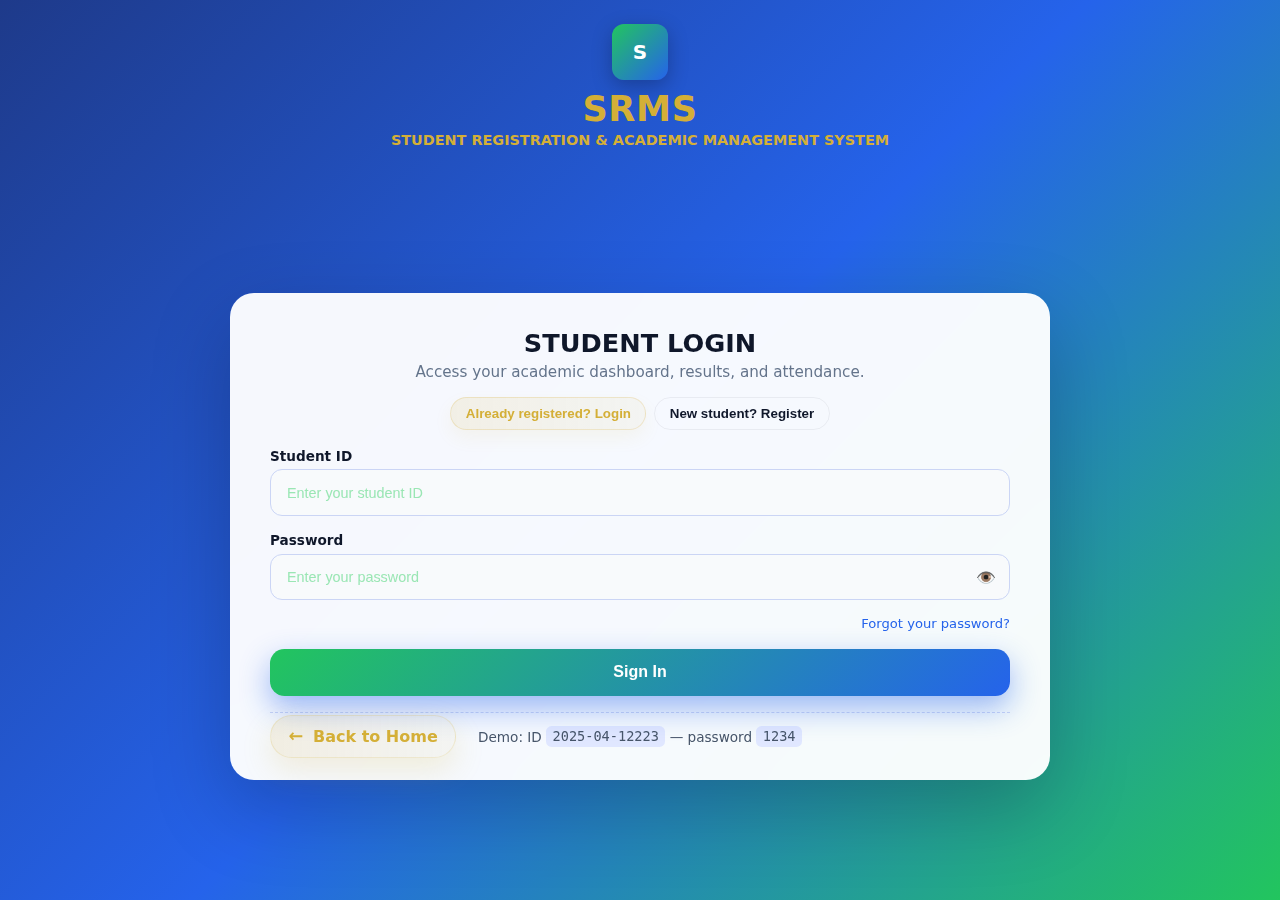
<file: index.html>
<!DOCTYPE html>
<html lang="en">
    <head>
        <meta charset="UTF-8"  >
        <title>SRMS-STUDENT LOGIN</title>
        <meta name="viewerport" content="width=device-width,inititial-scale=1" />
        <link rel="stylesheet" href="login.css" />
    </head>
    <body>
        <div class="page-wrapper">
            <header class="header">
                <div class="logo-icon">S</div>
                <div class="loo-text">
                    <div class="logo-title">SRMS</div>
                    <div class="logo-subtitle">STUDENT REGISTRATION &amp; ACADEMIC MANAGEMENT SYSTEM</div>
                </div>
            </header>
            <main class="main">
                <section class="card" aria-label="student login form">
                    <a href="/" class="back-link"><span>&larr;</span> Back to Home</a>

                    <div class="card-header">
                        <h1 class="card-title">STUDENT LOGIN</h1>
                        <p class="card-subtitle">Access your academic dashboard, results, and attendance.</p>
                    </div>

                    <div class="entry-toggle" role="tablist" aria-label="Student entry options">
                        <button type="button" class="toggle-btn active" data-target="login">Already registered? Login</button>
                        <button type="button" class="toggle-btn" data-target="register">New student? Register</button>
                    </div>

                    <div id="register-panel" class="register-panel" hidden>
                        <p>New to SRMS? Create your student account to access results, attendance, and the dashboard.</p>
                        <a href="register.html" class="btn-secondary" role="link">Proceed to Register</a>
                    </div>

                    <form id="login-form" novalidate>
                        <div class="form-group">
                            <label for="studentId" class="form-label">Student ID</label>
                            <div class="input-wrapper">
                                <input id="studentId" name="studentId" type="text" class="input-field" placeholder="Enter your student ID" autocomplete="username" required />
                            </div>
                        </div>

                        <div class="form-group">
                            <label for="password" class="form-label">Password</label>
                            <div class="input-wrapper">
                                <input id="password" name="password" type="password" class="input-field" placeholder="Enter your password" autocomplete="current-password" required />
                                <button type="button" class="input-eye" aria-label="Show password" title="Show password">👁️</button>
                            </div>
                        </div>

                        <div class="helper-row">
                            <a href="/forgot-password">Forgot your password?</a>
                        </div>

                        <div class="helper-row" style="margin-top:0.6rem;">
                            <button type="submit" class="btn-primary">Sign In</button>
                        </div>

                        <div class="demo-section" style="margin-top:1rem; text-align:center;">
                            Demo: ID <code>2025-04-12223</code> — password <code>1234</code>
                        </div>
                    </form>
                </section>
            </main>
        </div>

        <script>
            document.addEventListener('DOMContentLoaded', () => {
                // toggle between login and register panels
                const toggleBtns = document.querySelectorAll('.toggle-btn');
                const registerPanel = document.getElementById('register-panel');
                const loginForm = document.getElementById('login-form');

                function setActive(target) {
                    toggleBtns.forEach(b => b.classList.toggle('active', b.dataset.target === target));
                    if (target === 'register') {
                        registerPanel.hidden = false;
                        loginForm.hidden = true;
                    } else {
                        registerPanel.hidden = true;
                        loginForm.hidden = false;
                    }
                }
                toggleBtns.forEach(btn => btn.addEventListener('click', () => setActive(btn.dataset.target)));
                setActive('login');

                // password visibility toggle
                const pwd = document.getElementById('password');
                const eyeBtn = document.querySelector('.input-eye');
                if (pwd && eyeBtn) {
                    function updateEye() {
                        const hidden = pwd.type === 'password';
                        eyeBtn.textContent = hidden ? '👁️' : '🙈';
                        eyeBtn.setAttribute('aria-label', hidden ? 'Show password' : 'Hide password');
                        eyeBtn.title = hidden ? 'Show password' : 'Hide password';
                    }
                    eyeBtn.addEventListener('click', () => {
                        pwd.type = pwd.type === 'password' ? 'text' : 'password';
                        updateEye();
                        pwd.focus();
                    });
                    updateEye();
                }

                // burst effect on Sign In (keeps form submit after short delay)
                const signBtn = document.querySelector('#login-form .btn-primary');
                const form = document.getElementById('login-form');
                if (signBtn) {
                    function createBurst(btn, count = 12) {
                        const colors = ['#FFD166','#FF6B6B','#9b5de5','#06b6d4','#ffffff','#A3E635'];
                        for (let i = 0; i < count; i++) {
                            const p = document.createElement('span');
                            p.className = 'particle';
                            const angle = (Math.PI * 2) * (i / count) + (Math.random() - 0.5) * 0.6;
                            const dist = 30 + Math.random() * 60;
                            const dx = Math.cos(angle) * dist;
                            const dy = Math.sin(angle) * dist;
                            p.style.setProperty('--dx', dx.toFixed(2) + 'px');
                            p.style.setProperty('--dy', dy.toFixed(2) + 'px');
                            p.style.setProperty('--color', colors[Math.floor(Math.random() * colors.length)]);
                            btn.appendChild(p);
                            p.addEventListener('animationend', () => p.remove());
                        }
                    }

                    signBtn.addEventListener('click', (e) => {
                        createBurst(signBtn, 12);
                        if (form && signBtn.type === 'submit') {
                            e.preventDefault();
                            signBtn.disabled = true;
                            setTimeout(() => form.submit(), 350);
                        }
                    });
                }
            });
        </script>
    </body>
</html>
</file>
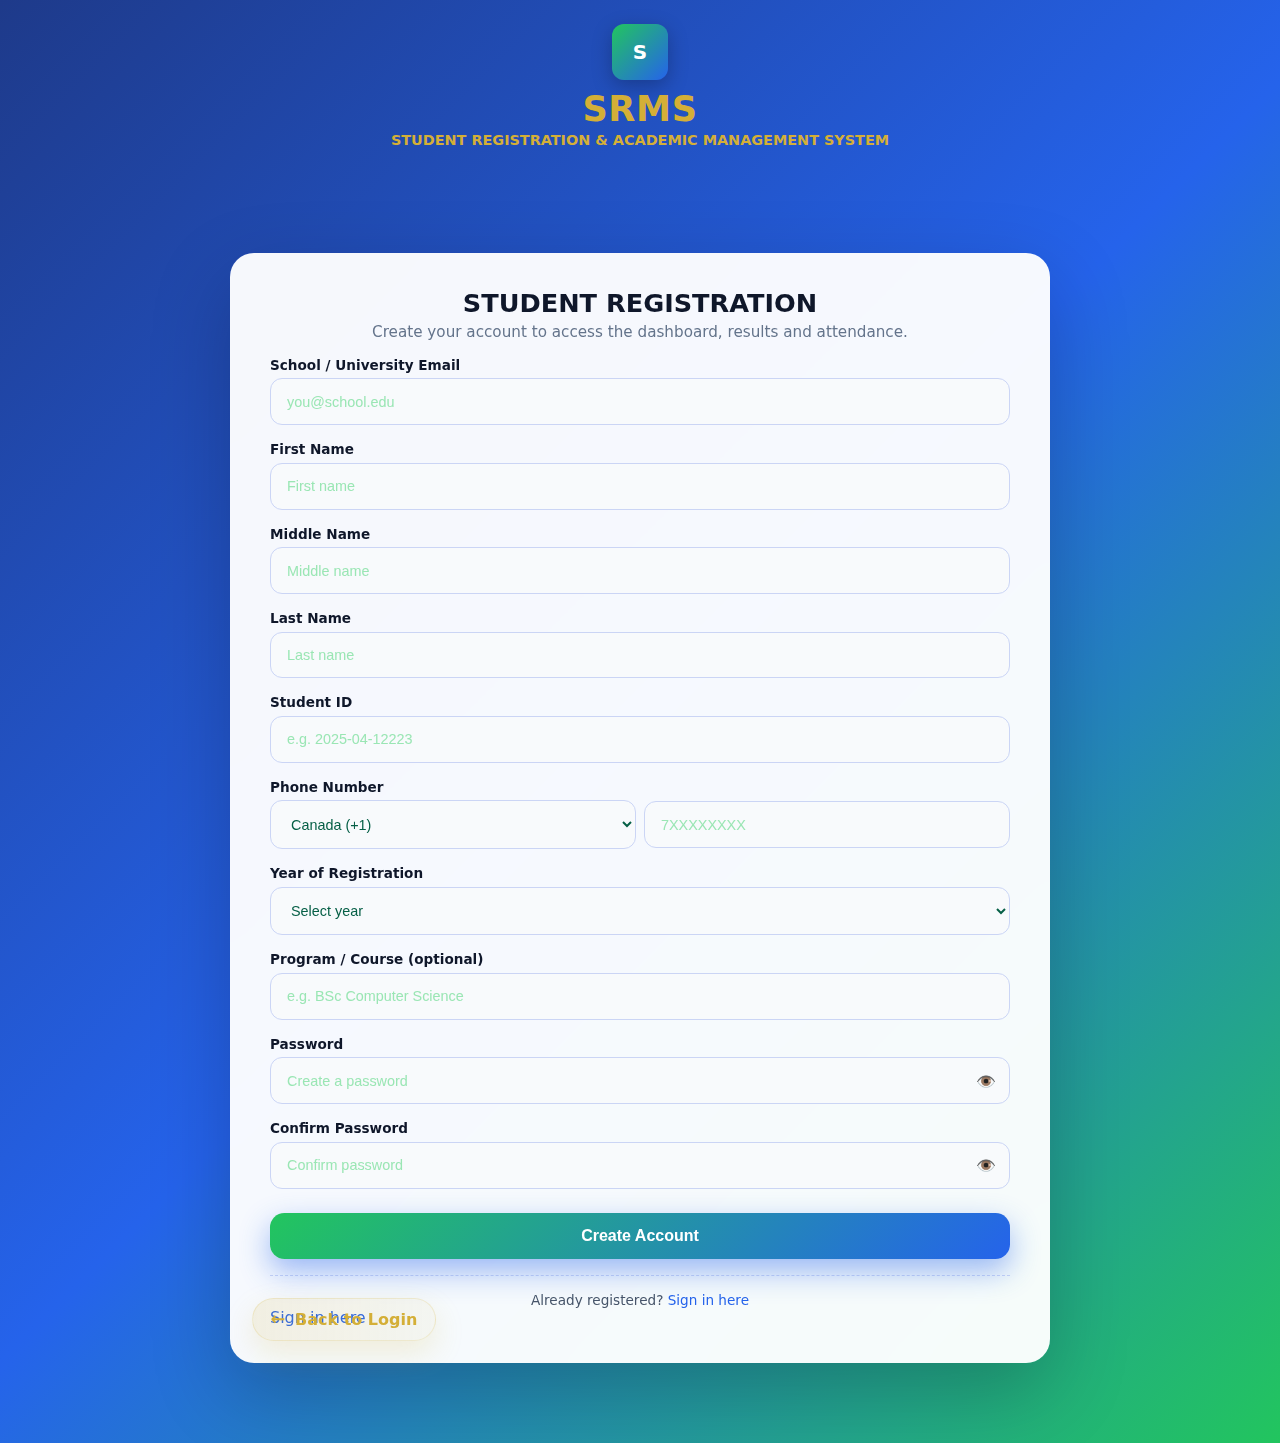
<file: register.html>
<!doctype html>
<html lang="en">
<head>
    <meta charset="utf-8" />
    <title>SRMS - Student Registration</title>
    <meta name="viewport" content="width=device-width,initial-scale=1" />
    <link rel="stylesheet" href="login.css" />
</head>
<body>
    <div class="page-wrapper">
        <header class="header">
            <div class="logo-icon">S</div>
            <div class="loo-text">
                <div class="logo-title">SRMS</div>
                <div class="logo-subtitle">STUDENT REGISTRATION &amp; ACADEMIC MANAGEMENT SYSTEM</div>
            </div>
        </header>

        <main class="main">
            <section class="card" aria-label="student registration form">
                <!-- back links moved to bottom for easier access on mobile and desktop -->

                <div class="card-header">
                    <h1 class="card-title">STUDENT REGISTRATION</h1>
                    <p class="card-subtitle">Create your account to access the dashboard, results and attendance.</p>
                </div>

                <form id="register-form" novalidate>
                    <div class="form-group">
                        <label class="form-label" for="schoolEmail">School / University Email</label>
                        <div class="input-wrapper">
                            <input id="schoolEmail" name="schoolEmail" type="email" class="input-field" placeholder="you@school.edu" required />
                        </div>
                        <div class="form-error" id="err-schoolEmail" hidden></div>
                    </div>

                    <div class="form-group">
                        <label class="form-label" for="firstName">First Name</label>
                        <div class="input-wrapper">
                            <input id="firstName" name="firstName" type="text" class="input-field" placeholder="First name" required />
                        </div>
                    </div>

                    <div class="form-group">
                        <label class="form-label" for="middleName">Middle Name</label>
                        <div class="input-wrapper">
                            <input id="middleName" name="middleName" type="text" class="input-field" placeholder="Middle name" />
                        </div>
                    </div>

                    <div class="form-group">
                        <label class="form-label" for="lastName">Last Name</label>
                        <div class="input-wrapper">
                            <input id="lastName" name="lastName" type="text" class="input-field" placeholder="Last name" required />
                        </div>
                    </div>

                    <div class="form-group">
                        <label class="form-label" for="studentId">Student ID</label>
                        <div class="input-wrapper">
                            <input id="studentId" name="studentId" type="text" class="input-field" placeholder="e.g. 2025-04-12223" required />
                        </div>
                    </div>

                    <div class="form-group">
                        <label class="form-label" for="phone">Phone Number</label>
                        <div class="input-wrapper">
                            <!-- replaced single input with country code select + local number input -->
                            <div class="phone-row" style="display:flex; gap:0.5rem; align-items:center;">
                                <select id="countryCode" class="input-field country-code" aria-label="Country code" required>
                                    <option value="">Select country code</option>
                                </select>
                                <input id="phoneNumber" name="phoneNumber" type="tel" class="input-field phone-number" placeholder="7XXXXXXXX" required />
                            </div>
                        </div>
                    </div>

                    <div class="form-group">
                        <label class="form-label" for="year">Year of Registration</label>
                        <div class="input-wrapper">
                            <select id="year" name="year" class="input-field" required>
                                <option value="">Select year</option>
                                <option>2022</option>
                                <option>2023</option>
                                <option>2024</option>
                                <option>2025</option>
                                <option>2026</option>
                            </select>
                        </div>
                    </div>

                    <div class="form-group">
                        <label class="form-label" for="program">Program / Course (optional)</label>
                        <div class="input-wrapper">
                            <input id="program" name="program" type="text" class="input-field" placeholder="e.g. BSc Computer Science" />
                        </div>
                    </div>

                    <div class="form-group">
                        <label class="form-label" for="regPassword">Password</label>
                        <div class="input-wrapper">
                            <input id="regPassword" name="regPassword" type="password" class="input-field" placeholder="Create a password" required />
                            <button type="button" class="input-eye" aria-label="Show password">👁️</button>
                        </div>
                    </div>

                    <div class="form-group">
                        <label class="form-label" for="confirmPassword">Confirm Password</label>
                        <div class="input-wrapper">
                            <input id="confirmPassword" name="confirmPassword" type="password" class="input-field" placeholder="Confirm password" required />
                            <button type="button" class="input-eye" aria-label="Show password">👁️</button>
                        </div>
                        <div class="form-error" id="err-password" hidden></div>
                    </div>

                    <div class="helper-row" style="margin-top:0.6rem;">
                        <button type="submit" class="btn-primary">Create Account</button>
                    </div>
                </form>

                <div class="demo-section" style="margin-top:1rem; text-align:center;">
                    Already registered? <a href="login.html">Sign in here</a>
                </div>
                <!-- Bottom fixed back links: left -> Back to Login, right -> Back to Home -->
               <a href="index.html">Sign in here</a>
<a href="index.html" class="back-link back-left"><span>&larr;</span> Back to Login</a>

            </section>
        </main>
    </div>

<script>
document.addEventListener('DOMContentLoaded', () => {
    // password toggle
    document.querySelectorAll('.input-eye').forEach(btn => {
        btn.addEventListener('click', () => {
            const input = btn.previousElementSibling;
            if (!input) return;
            input.type = input.type === 'password' ? 'text' : 'password';
            btn.textContent = input.type === 'password' ? '👁️' : '🙈';
            input.focus();
        });
    });

    // DOM refs
    const countrySelect = document.getElementById('countryCode');
    // stable placeholder
    countrySelect.innerHTML = '<option value="">Select country code</option>';
    const phoneNumberInput = document.getElementById('phoneNumber');
    const form = document.getElementById('register-form');
    const errEmail = document.getElementById('err-schoolEmail');
    const errPassword = document.getElementById('err-password');

    function showError(el, msg) { if (!el) return; el.textContent = msg; el.hidden = false; }
    function clearError(el) { if (!el) return; el.hidden = true; }

    // Full alphabetic list of countries + calling codes (includes Tanzania)
    const countries = [
        { name: "Afghanistan", code: "+93", iso2: "AF" },
        { name: "Albania", code: "+355", iso2: "AL" },
        { name: "Algeria", code: "+213", iso2: "DZ" },
        { name: "Andorra", code: "+376", iso2: "AD" },
        { name: "Angola", code: "+244", iso2: "AO" },
        { name: "Antigua and Barbuda", code: "+1-268", iso2: "AG" },
        { name: "Argentina", code: "+54", iso2: "AR" },
        { name: "Armenia", code: "+374", iso2: "AM" },
        { name: "Australia", code: "+61", iso2: "AU" },
        { name: "Austria", code: "+43", iso2: "AT" },
        { name: "Azerbaijan", code: "+994", iso2: "AZ" },
        { name: "Bahamas", code: "+1-242", iso2: "BS" },
        { name: "Bahrain", code: "+973", iso2: "BH" },
        { name: "Bangladesh", code: "+880", iso2: "BD" },
        { name: "Barbados", code: "+1-246", iso2: "BB" },
        { name: "Belarus", code: "+375", iso2: "BY" },
        { name: "Belgium", code: "+32", iso2: "BE" },
        { name: "Belize", code: "+501", iso2: "BZ" },
        { name: "Benin", code: "+229", iso2: "BJ" },
        { name: "Bhutan", code: "+975", iso2: "BT" },
        { name: "Bolivia", code: "+591", iso2: "BO" },
        { name: "Bosnia and Herzegovina", code: "+387", iso2: "BA" },
        { name: "Botswana", code: "+267", iso2: "BW" },
        { name: "Brazil", code: "+55", iso2: "BR" },
        { name: "Brunei", code: "+673", iso2: "BN" },
        { name: "Bulgaria", code: "+359", iso2: "BG" },
        { name: "Burkina Faso", code: "+226", iso2: "BF" },
        { name: "Burundi", code: "+257", iso2: "BI" },
        { name: "Cabo Verde", code: "+238", iso2: "CV" },
        { name: "Cambodia", code: "+855", iso2: "KH" },
        { name: "Cameroon", code: "+237", iso2: "CM" },
        { name: "Canada", code: "+1", iso2: "CA" },
        { name: "Central African Republic", code: "+236", iso2: "CF" },
        { name: "Chad", code: "+235", iso2: "TD" },
        { name: "Chile", code: "+56", iso2: "CL" },
        { name: "China", code: "+86", iso2: "CN" },
        { name: "Colombia", code: "+57", iso2: "CO" },
        { name: "Comoros", code: "+269", iso2: "KM" },
        { name: "Congo (Republic)", code: "+242", iso2: "CG" },
        { name: "Congo (DRC)", code: "+243", iso2: "CD" },
        { name: "Costa Rica", code: "+506", iso2: "CR" },
        { name: "Côte d’Ivoire", code: "+225", iso2: "CI" },
        { name: "Croatia", code: "+385", iso2: "HR" },
        { name: "Cuba", code: "+53", iso2: "CU" },
        { name: "Cyprus", code: "+357", iso2: "CY" },
        { name: "Czechia", code: "+420", iso2: "CZ" },
        { name: "Denmark", code: "+45", iso2: "DK" },
        { name: "Djibouti", code: "+253", iso2: "DJ" },
        { name: "Dominica", code: "+1-767", iso2: "DM" },
        { name: "Dominican Republic", code: "+1-809", iso2: "DO" },
        { name: "Ecuador", code: "+593", iso2: "EC" },
        { name: "Egypt", code: "+20", iso2: "EG" },
        { name: "El Salvador", code: "+503", iso2: "SV" },
        { name: "Equatorial Guinea", code: "+240", iso2: "GQ" },
        { name: "Eritrea", code: "+291", iso2: "ER" },
        { name: "Estonia", code: "+372", iso2: "EE" },
        { name: "Eswatini", code: "+268", iso2: "SZ" },
        { name: "Ethiopia", code: "+251", iso2: "ET" },
        { name: "Fiji", code: "+679", iso2: "FJ" },
        { name: "Finland", code: "+358", iso2: "FI" },
        { name: "France", code: "+33", iso2: "FR" },
        { name: "Gabon", code: "+241", iso2: "GA" },
        { name: "Gambia", code: "+220", iso2: "GM" },
        { name: "Georgia", code: "+995", iso2: "GE" },
        { name: "Germany", code: "+49", iso2: "DE" },
        { name: "Ghana", code: "+233", iso2: "GH" },
        { name: "Greece", code: "+30", iso2: "GR" },
        { name: "Grenada", code: "+1-473", iso2: "GD" },
        { name: "Guatemala", code: "+502", iso2: "GT" },
        { name: "Guinea", code: "+224", iso2: "GN" },
        { name: "Guinea-Bissau", code: "+245", iso2: "GW" },
        { name: "Guyana", code: "+592", iso2: "GY" },
        { name: "Haiti", code: "+509", iso2: "HT" },
        { name: "Honduras", code: "+504", iso2: "HN" },
        { name: "Hungary", code: "+36", iso2: "HU" },
        { name: "Iceland", code: "+354", iso2: "IS" },
        { name: "India", code: "+91", iso2: "IN" },
        { name: "Indonesia", code: "+62", iso2: "ID" },
        { name: "Iran", code: "+98", iso2: "IR" },
        { name: "Iraq", code: "+964", iso2: "IQ" },
        { name: "Ireland", code: "+353", iso2: "IE" },
        { name: "Israel", code: "+972", iso2: "IL" },
        { name: "Italy", code: "+39", iso2: "IT" },
        { name: "Jamaica", code: "+1-876", iso2: "JM" },
        { name: "Japan", code: "+81", iso2: "JP" },
        { name: "Jordan", code: "+962", iso2: "JO" },
        { name: "Kazakhstan", code: "+7", iso2: "KZ" },
        { name: "Kenya", code: "+254", iso2: "KE" },
        { name: "Kiribati", code: "+686", iso2: "KI" },
        { name: "Kuwait", code: "+965", iso2: "KW" },
        { name: "Kyrgyzstan", code: "+996", iso2: "KG" },
        { name: "Laos", code: "+856", iso2: "LA" },
        { name: "Latvia", code: "+371", iso2: "LV" },
        { name: "Lebanon", code: "+961", iso2: "LB" },
        { name: "Lesotho", code: "+266", iso2: "LS" },
        { name: "Liberia", code: "+231", iso2: "LR" },
        { name: "Libya", code: "+218", iso2: "LY" },
        { name: "Liechtenstein", code: "+423", iso2: "LI" },
        { name: "Lithuania", code: "+370", iso2: "LT" },
        { name: "Luxembourg", code: "+352", iso2: "LU" },
        { name: "Madagascar", code: "+261", iso2: "MG" },
        { name: "Malawi", code: "+265", iso2: "MW" },
        { name: "Malaysia", code: "+60", iso2: "MY" },
        { name: "Maldives", code: "+960", iso2: "MV" },
        { name: "Mali", code: "+223", iso2: "ML" },
        { name: "Malta", code: "+356", iso2: "MT" },
        { name: "Marshall Islands", code: "+692", iso2: "MH" },
        { name: "Mauritania", code: "+222", iso2: "MR" },
        { name: "Mauritius", code: "+230", iso2: "MU" },
        { name: "Mexico", code: "+52", iso2: "MX" },
        { name: "Micronesia", code: "+691", iso2: "FM" },
        { name: "Moldova", code: "+373", iso2: "MD" },
        { name: "Monaco", code: "+377", iso2: "MC" },
        { name: "Mongolia", code: "+976", iso2: "MN" },
        { name: "Montenegro", code: "+382", iso2: "ME" },
        { name: "Morocco", code: "+212", iso2: "MA" },
        { name: "Mozambique", code: "+258", iso2: "MZ" },
        { name: "Myanmar", code: "+95", iso2: "MM" },
        { name: "Namibia", code: "+264", iso2: "NA" },
        { name: "Nauru", code: "+674", iso2: "NR" },
        { name: "Nepal", code: "+977", iso2: "NP" },
        { name: "Netherlands", code: "+31", iso2: "NL" },
        { name: "New Zealand", code: "+64", iso2: "NZ" },
        { name: "Nicaragua", code: "+505", iso2: "NI" },
        { name: "Niger", code: "+227", iso2: "NE" },
        { name: "Nigeria", code: "+234", iso2: "NG" },
        { name: "North Korea", code: "+850", iso2: "KP" },
        { name: "North Macedonia", code: "+389", iso2: "MK" },
        { name: "Norway", code: "+47", iso2: "NO" },
        { name: "Oman", code: "+968", iso2: "OM" },
        { name: "Pakistan", code: "+92", iso2: "PK" },
        { name: "Palau", code: "+680", iso2: "PW" },
        { name: "Panama", code: "+507", iso2: "PA" },
        { name: "Papua New Guinea", code: "+675", iso2: "PG" },
        { name: "Paraguay", code: "+595", iso2: "PY" },
        { name: "Peru", code: "+51", iso2: "PE" },
        { name: "Philippines", code: "+63", iso2: "PH" },
        { name: "Poland", code: "+48", iso2: "PL" },
        { name: "Portugal", code: "+351", iso2: "PT" },
        { name: "Qatar", code: "+974", iso2: "QA" },
        { name: "Romania", code: "+40", iso2: "RO" },
        { name: "Russia", code: "+7", iso2: "RU" },
        { name: "Rwanda", code: "+250", iso2: "RW" },
        { name: "Saint Kitts and Nevis", code: "+1-869", iso2: "KN" },
        { name: "Saint Lucia", code: "+1-758", iso2: "LC" },
        { name: "Saint Vincent and the Grenadines", code: "+1-784", iso2: "VC" },
        { name: "Samoa", code: "+685", iso2: "WS" },
        { name: "San Marino", code: "+378", iso2: "SM" },
        { name: "Sao Tome and Principe", code: "+239", iso2: "ST" },
        { name: "Saudi Arabia", code: "+966", iso2: "SA" },
        { name: "Senegal", code: "+221", iso2: "SN" },
        { name: "Serbia", code: "+381", iso2: "RS" },
        { name: "Seychelles", code: "+248", iso2: "SC" },
        { name: "Sierra Leone", code: "+232", iso2: "SL" },
        { name: "Singapore", code: "+65", iso2: "SG" },
        { name: "Slovakia", code: "+421", iso2: "SK" },
        { name: "Slovenia", code: "+386", iso2: "SI" },
        { name: "Solomon Islands", code: "+677", iso2: "SB" },
        { name: "Somalia", code: "+252", iso2: "SO" },
        { name: "South Africa", code: "+27", iso2: "ZA" },
        { name: "South Korea", code: "+82", iso2: "KR" },
        { name: "South Sudan", code: "+211", iso2: "SS" },
        { name: "Spain", code: "+34", iso2: "ES" },
        { name: "Sri Lanka", code: "+94", iso2: "LK" },
        { name: "Sudan", code: "+249", iso2: "SD" },
        { name: "Suriname", code: "+597", iso2: "SR" },
        { name: "Sweden", code: "+46", iso2: "SE" },
        { name: "Switzerland", code: "+41", iso2: "CH" },
        { name: "Syria", code: "+963", iso2: "SY" },
        { name: "Taiwan", code: "+886", iso2: "TW" },
        { name: "Tajikistan", code: "+992", iso2: "TJ" },
        { name: "Tanzania", code: "+255", iso2: "TZ" },
        { name: "Thailand", code: "+66", iso2: "TH" },
        { name: "Timor-Leste", code: "+670", iso2: "TL" },
        { name: "Togo", code: "+228", iso2: "TG" },
        { name: "Tonga", code: "+676", iso2: "TO" },
        { name: "Trinidad and Tobago", code: "+1-868", iso2: "TT" },
        { name: "Tunisia", code: "+216", iso2: "TN" },
        { name: "Turkey", code: "+90", iso2: "TR" },
        { name: "Turkmenistan", code: "+993", iso2: "TM" },
        { name: "Tuvalu", code: "+688", iso2: "TV" },
        { name: "Uganda", code: "+256", iso2: "UG" },
        { name: "Ukraine", code: "+380", iso2: "UA" },
        { name: "United Arab Emirates", code: "+971", iso2: "AE" },
        { name: "United Kingdom", code: "+44", iso2: "GB" },
        { name: "United States", code: "+1", iso2: "US" },
        { name: "Uruguay", code: "+598", iso2: "UY" },
        { name: "Uzbekistan", code: "+998", iso2: "UZ" },
        { name: "Vanuatu", code: "+678", iso2: "VU" },
        { name: "Vatican City", code: "+379", iso2: "VA" },
        { name: "Venezuela", code: "+58", iso2: "VE" },
        { name: "Vietnam", code: "+84", iso2: "VN" },
        { name: "Yemen", code: "+967", iso2: "YE" },
        { name: "Zambia", code: "+260", iso2: "ZM" },
        { name: "Zimbabwe", code: "+263", iso2: "ZW" }
    ];

    // Populate the select from the countries array (alphabetical)
    function populateList(list) {
        const final = list.slice().sort((a,b) => a.name.localeCompare(b.name));
        countrySelect.innerHTML = '<option value="">Select country code</option>';
        final.forEach(c => {
            const opt = document.createElement('option');
            opt.value = c.code;
            opt.textContent = `${c.name} (${c.code})`;
            opt.dataset.iso = (c.iso2 || '').toUpperCase();
            countrySelect.appendChild(opt);
        });

        // try preselect via navigator locale region (if available)
        try {
            const region = (navigator.language || '').split('-')[1];
            if (region) {
                const opt = [...countrySelect.options].find(o => (o.dataset.iso || '').toUpperCase() === region.toUpperCase());
                if (opt) countrySelect.value = opt.value;
            }
        } catch (e) {}
    }

    populateList(countries);

    // simple type-ahead for the select: accumulate chars and jump to matching option
    (function addTypeAhead() {
        let buffer = '';
        let timeout;
        countrySelect.addEventListener('keydown', (ev) => {
            // ignore navigation keys and control keys
            if (ev.key.length !== 1 || ev.ctrlKey || ev.metaKey || ev.altKey) return;
            buffer += ev.key.toLowerCase();
            clearTimeout(timeout);
            timeout = setTimeout(() => buffer = '', 900);
            const opts = Array.from(countrySelect.options).slice(1); // skip placeholder
            const idx = opts.findIndex(o => o.textContent.toLowerCase().startsWith(buffer));
            if (idx !== -1) {
                countrySelect.selectedIndex = idx + 1;
            }
        });
    })();

    // form submit: validation & combine phone code + number
    form.addEventListener('submit', (e) => {
        e.preventDefault();
        clearError(errEmail); clearError(errPassword);

        const data = {
            schoolEmail: form.schoolEmail.value.trim(),
            firstName: form.firstName.value.trim(),
            middleName: form.middleName.value.trim(),
            lastName: form.lastName.value.trim(),
            studentId: form.studentId.value.trim(),
            phone: '', // will set below
            year: form.year.value,
            program: form.program.value.trim(),
            password: form.regPassword.value,
            confirmPassword: form.confirmPassword.value
        };

        // basic validation
        if (!data.schoolEmail || !/^[^\s@]+@[^\s@]+\.[^\s@]+$/.test(data.schoolEmail)) {
            showError(errEmail, 'Please enter a valid school / university email.');
            form.schoolEmail.focus();
            return;
        }
        if (!data.firstName || !data.lastName || !data.studentId) {
            alert('Please complete required fields (First name, Last name, Student ID).');
            return;
        }
        if (!data.password || data.password.length < 6) {
            showError(errPassword, 'Password must be at least 6 characters.');
            form.regPassword.focus();
            return;
        }
        if (data.password !== data.confirmPassword) {
            showError(errPassword, 'Passwords do not match.');
            form.confirmPassword.focus();
            return;
        }

        const countryCode = countrySelect.value || '';
        const rawNumber = phoneNumberInput.value.trim();
        if (!countryCode || !rawNumber) {
            alert('Please select a country code and enter your phone number.');
            return;
        }
        data.phone = countryCode + rawNumber.replace(/\s+/g, '');

        // store user locally (demo). Do NOT store plaintext passwords in real apps.
        try {
            const users = JSON.parse(localStorage.getItem('srms_users') || '[]');
            users.push({
                id: data.studentId,
                email: data.schoolEmail,
                name: `${data.firstName} ${data.middleName} ${data.lastName}`.replace(/\s+/g,' ').trim(),
                phone: data.phone,
                year: data.year,
                program: data.program,
                password: data.password
            });
            localStorage.setItem('srms_users', JSON.stringify(users));
        } catch (err) {
            console.error(err);
        }

        // redirect back to login
        window.location.href = 'login.html';
    });
});
</script>
</body>
</html>
</file>
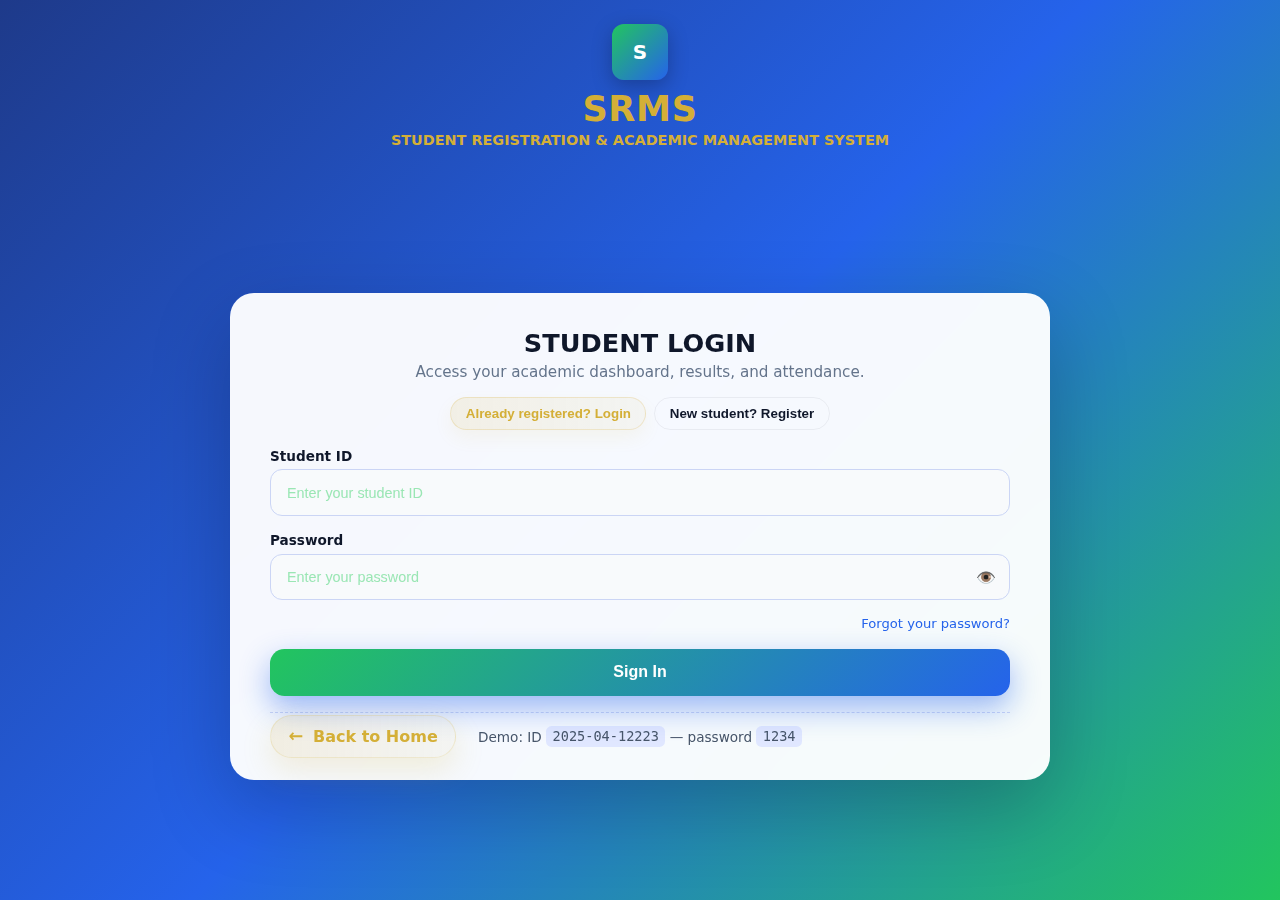
<file: student-login.html>
<!DOCTYPE html>
<html lang="en">
    <head>
        <meta charset="UTF-8"  >
        <title>SRMS-STUDENT LOGIN</title>
        <meta name="viewerport" content="width=device-width,inititial-scale=1" />
        <link rel="stylesheet" href="student-login.css" />
    </head>
    <body>
        <div class="page-wrapper">
            <header class="header">
                <div class="logo-icon">S</div>
                <div class="loo-text">
                    <div class="logo-title">SRMS</div>
                    <div class="logo-subtitle">STUDENT REGISTRATION &amp; ACADEMIC MANAGEMENT SYSTEM</div>
                </div>
            </header>
            <main class="main">
                <section class="card" aria-label="student login form">
                    <a href="/" class="back-link"><span>&larr;</span> Back to Home</a>

                    <div class="card-header">
                        <h1 class="card-title">STUDENT LOGIN</h1>
                        <p class="card-subtitle">Access your academic dashboard, results, and attendance.</p>
                    </div>

                    <div class="entry-toggle" role="tablist" aria-label="Student entry options">
                        <button type="button" class="toggle-btn active" data-target="login">Already registered? Login</button>
                        <button type="button" class="toggle-btn" data-target="register">New student? Register</button>
                    </div>

                    <div id="register-panel" class="register-panel" hidden>
                        <p>New to SRMS? Create your student account to access results, attendance, and the dashboard.</p>
                        <a href="student-register.html" class="btn-secondary" role="link">Proceed to Register</a>
                    </div>

                    <form id="login-form" novalidate>
                        <div class="form-group">
                            <label for="studentId" class="form-label">Student ID</label>
                            <div class="input-wrapper">
                                <input id="studentId" name="studentId" type="text" class="input-field" placeholder="Enter your student ID" autocomplete="username" required />
                            </div>
                        </div>

                        <div class="form-group">
                            <label for="password" class="form-label">Password</label>
                            <div class="input-wrapper">
                                <input id="password" name="password" type="password" class="input-field" placeholder="Enter your password" autocomplete="current-password" required />
                                <button type="button" class="input-eye" aria-label="Show password" title="Show password">👁️</button>
                            </div>
                        </div>

                        <div class="helper-row">
                            <a href="/forgot-password">Forgot your password?</a>
                        </div>

                        <div class="helper-row" style="margin-top:0.6rem;">
                            <button type="submit" class="btn-primary">Sign In</button>
                        </div>

                        <div class="demo-section" style="margin-top:1rem; text-align:center;">
                            Demo: ID <code>2025-04-12223</code> — password <code>1234</code>
                        </div>
                    </form>
                </section>
            </main>
        </div>

        <script>
            document.addEventListener('DOMContentLoaded', () => {
                // toggle between login and register panels
                const toggleBtns = document.querySelectorAll('.toggle-btn');
                const registerPanel = document.getElementById('register-panel');
                const loginForm = document.getElementById('login-form');

                function setActive(target) {
                    toggleBtns.forEach(b => b.classList.toggle('active', b.dataset.target === target));
                    if (target === 'register') {
                        registerPanel.hidden = false;
                        loginForm.hidden = true;
                    } else {
                        registerPanel.hidden = true;
                        loginForm.hidden = false;
                    }
                }
                toggleBtns.forEach(btn => btn.addEventListener('click', () => setActive(btn.dataset.target)));
                setActive('login');

                // password visibility toggle
                const pwd = document.getElementById('password');
                const eyeBtn = document.querySelector('.input-eye');
                if (pwd && eyeBtn) {
                    function updateEye() {
                        const hidden = pwd.type === 'password';
                        eyeBtn.textContent = hidden ? '👁️' : '🙈';
                        eyeBtn.setAttribute('aria-label', hidden ? 'Show password' : 'Hide password');
                        eyeBtn.title = hidden ? 'Show password' : 'Hide password';
                    }
                    eyeBtn.addEventListener('click', () => {
                        pwd.type = pwd.type === 'password' ? 'text' : 'password';
                        updateEye();
                        pwd.focus();
                    });
                    updateEye();
                }

                // burst effect on Sign In (keeps form submit after short delay)
                const signBtn = document.querySelector('#login-form .btn-primary');
                const form = document.getElementById('login-form');
                if (signBtn) {
                    function createBurst(btn, count = 12) {
                        const colors = ['#FFD166','#FF6B6B','#9b5de5','#06b6d4','#ffffff','#A3E635'];
                        for (let i = 0; i < count; i++) {
                            const p = document.createElement('span');
                            p.className = 'particle';
                            const angle = (Math.PI * 2) * (i / count) + (Math.random() - 0.5) * 0.6;
                            const dist = 30 + Math.random() * 60;
                            const dx = Math.cos(angle) * dist;
                            const dy = Math.sin(angle) * dist;
                            p.style.setProperty('--dx', dx.toFixed(2) + 'px');
                            p.style.setProperty('--dy', dy.toFixed(2) + 'px');
                            p.style.setProperty('--color', colors[Math.floor(Math.random() * colors.length)]);
                            btn.appendChild(p);
                            p.addEventListener('animationend', () => p.remove());
                        }
                    }

                    signBtn.addEventListener('click', (e) => {
                        createBurst(signBtn, 12);
                        if (form && signBtn.type === 'submit') {
                            e.preventDefault();
                            signBtn.disabled = true;
                            setTimeout(() => form.submit(), 350);
                        }
                    });
                }
            });
        </script>
    </body>
</html>
</file>
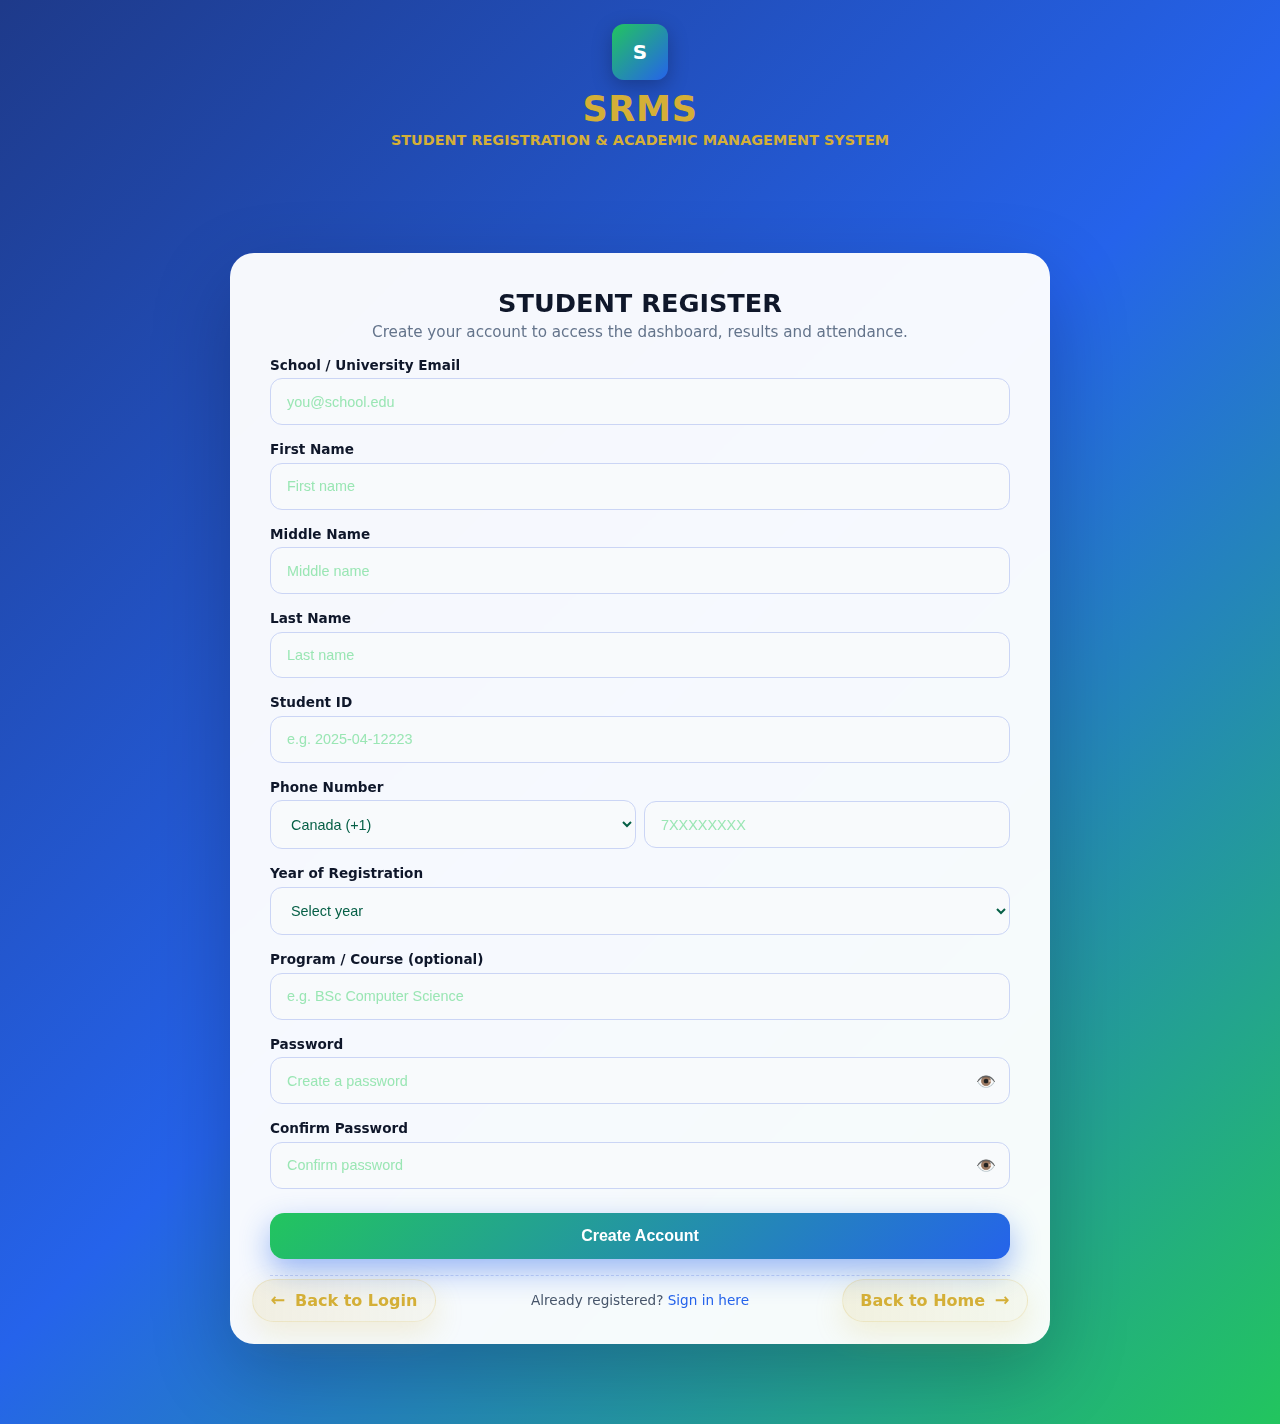
<file: student-register.html>
<!doctype html>
<html lang="en">
<head>
    <meta charset="utf-8" />
    <title>SRMS - Student Register</title>
    <meta name="viewport" content="width=device-width,initial-scale=1" />
    <link rel="stylesheet" href="student-login.css" />
</head>
<body>
    <div class="page-wrapper">
        <header class="header">
            <div class="logo-icon">S</div>
            <div class="loo-text">
                <div class="logo-title">SRMS</div>
                <div class="logo-subtitle">STUDENT REGISTRATION &amp; ACADEMIC MANAGEMENT SYSTEM</div>
            </div>
        </header>

        <main class="main">
            <section class="card" aria-label="student registration form">
                <!-- back links moved to bottom for easier access on mobile and desktop -->

                <div class="card-header">
                    <h1 class="card-title">STUDENT REGISTER</h1>
                    <p class="card-subtitle">Create your account to access the dashboard, results and attendance.</p>
                </div>

                <form id="register-form" novalidate>
                    <div class="form-group">
                        <label class="form-label" for="schoolEmail">School / University Email</label>
                        <div class="input-wrapper">
                            <input id="schoolEmail" name="schoolEmail" type="email" class="input-field" placeholder="you@school.edu" required />
                        </div>
                        <div class="form-error" id="err-schoolEmail" hidden></div>
                    </div>

                    <div class="form-group">
                        <label class="form-label" for="firstName">First Name</label>
                        <div class="input-wrapper">
                            <input id="firstName" name="firstName" type="text" class="input-field" placeholder="First name" required />
                        </div>
                    </div>

                    <div class="form-group">
                        <label class="form-label" for="middleName">Middle Name</label>
                        <div class="input-wrapper">
                            <input id="middleName" name="middleName" type="text" class="input-field" placeholder="Middle name" />
                        </div>
                    </div>

                    <div class="form-group">
                        <label class="form-label" for="lastName">Last Name</label>
                        <div class="input-wrapper">
                            <input id="lastName" name="lastName" type="text" class="input-field" placeholder="Last name" required />
                        </div>
                    </div>

                    <div class="form-group">
                        <label class="form-label" for="studentId">Student ID</label>
                        <div class="input-wrapper">
                            <input id="studentId" name="studentId" type="text" class="input-field" placeholder="e.g. 2025-04-12223" required />
                        </div>
                    </div>

                    <div class="form-group">
                        <label class="form-label" for="phone">Phone Number</label>
                        <div class="input-wrapper">
                            <!-- replaced single input with country code select + local number input -->
                            <div class="phone-row" style="display:flex; gap:0.5rem; align-items:center;">
                                <select id="countryCode" class="input-field country-code" aria-label="Country code" required>
                                    <option value="">Select country code</option>
                                </select>
                                <input id="phoneNumber" name="phoneNumber" type="tel" class="input-field phone-number" placeholder="7XXXXXXXX" required />
                            </div>
                        </div>
                    </div>

                    <div class="form-group">
                        <label class="form-label" for="year">Year of Registration</label>
                        <div class="input-wrapper">
                            <select id="year" name="year" class="input-field" required>
                                <option value="">Select year</option>
                                <option>2022</option>
                                <option>2023</option>
                                <option>2024</option>
                                <option>2025</option>
                                <option>2026</option>
                            </select>
                        </div>
                    </div>

                    <div class="form-group">
                        <label class="form-label" for="program">Program / Course (optional)</label>
                        <div class="input-wrapper">
                            <input id="program" name="program" type="text" class="input-field" placeholder="e.g. BSc Computer Science" />
                        </div>
                    </div>

                    <div class="form-group">
                        <label class="form-label" for="regPassword">Password</label>
                        <div class="input-wrapper">
                            <input id="regPassword" name="regPassword" type="password" class="input-field" placeholder="Create a password" required />
                            <button type="button" class="input-eye" aria-label="Show password">👁️</button>
                        </div>
                    </div>

                    <div class="form-group">
                        <label class="form-label" for="confirmPassword">Confirm Password</label>
                        <div class="input-wrapper">
                            <input id="confirmPassword" name="confirmPassword" type="password" class="input-field" placeholder="Confirm password" required />
                            <button type="button" class="input-eye" aria-label="Show password">👁️</button>
                        </div>
                        <div class="form-error" id="err-password" hidden></div>
                    </div>

                    <div class="helper-row" style="margin-top:0.6rem;">
                        <button type="submit" class="btn-primary">Create Account</button>
                    </div>
                </form>

                <div class="demo-section" style="margin-top:1rem; text-align:center;">
                    Already registered? <a href="student-login.html">Sign in here</a>
                </div>
                <!-- Bottom fixed back links: left -> Back to Login, right -> Back to Home -->
                <a href="student-login.html" class="back-link back-left"><span>&larr;</span> Back to Login</a>
                <a href="index.html" class="back-link back-right">Back to Home <span>&rarr;</span></a>
            </section>
        </main>
    </div>

<script>
document.addEventListener('DOMContentLoaded', () => {
    // password toggle
    document.querySelectorAll('.input-eye').forEach(btn => {
        btn.addEventListener('click', () => {
            const input = btn.previousElementSibling;
            if (!input) return;
            input.type = input.type === 'password' ? 'text' : 'password';
            btn.textContent = input.type === 'password' ? '👁️' : '🙈';
            input.focus();
        });
    });

    // DOM refs
    const countrySelect = document.getElementById('countryCode');
    // stable placeholder
    countrySelect.innerHTML = '<option value="">Select country code</option>';
    const phoneNumberInput = document.getElementById('phoneNumber');
    const form = document.getElementById('register-form');
    const errEmail = document.getElementById('err-schoolEmail');
    const errPassword = document.getElementById('err-password');

    function showError(el, msg) { if (!el) return; el.textContent = msg; el.hidden = false; }
    function clearError(el) { if (!el) return; el.hidden = true; }

    // Full alphabetic list of countries + calling codes (includes Tanzania)
    const countries = [
        { name: "Afghanistan", code: "+93", iso2: "AF" },
        { name: "Albania", code: "+355", iso2: "AL" },
        { name: "Algeria", code: "+213", iso2: "DZ" },
        { name: "Andorra", code: "+376", iso2: "AD" },
        { name: "Angola", code: "+244", iso2: "AO" },
        { name: "Antigua and Barbuda", code: "+1-268", iso2: "AG" },
        { name: "Argentina", code: "+54", iso2: "AR" },
        { name: "Armenia", code: "+374", iso2: "AM" },
        { name: "Australia", code: "+61", iso2: "AU" },
        { name: "Austria", code: "+43", iso2: "AT" },
        { name: "Azerbaijan", code: "+994", iso2: "AZ" },
        { name: "Bahamas", code: "+1-242", iso2: "BS" },
        { name: "Bahrain", code: "+973", iso2: "BH" },
        { name: "Bangladesh", code: "+880", iso2: "BD" },
        { name: "Barbados", code: "+1-246", iso2: "BB" },
        { name: "Belarus", code: "+375", iso2: "BY" },
        { name: "Belgium", code: "+32", iso2: "BE" },
        { name: "Belize", code: "+501", iso2: "BZ" },
        { name: "Benin", code: "+229", iso2: "BJ" },
        { name: "Bhutan", code: "+975", iso2: "BT" },
        { name: "Bolivia", code: "+591", iso2: "BO" },
        { name: "Bosnia and Herzegovina", code: "+387", iso2: "BA" },
        { name: "Botswana", code: "+267", iso2: "BW" },
        { name: "Brazil", code: "+55", iso2: "BR" },
        { name: "Brunei", code: "+673", iso2: "BN" },
        { name: "Bulgaria", code: "+359", iso2: "BG" },
        { name: "Burkina Faso", code: "+226", iso2: "BF" },
        { name: "Burundi", code: "+257", iso2: "BI" },
        { name: "Cabo Verde", code: "+238", iso2: "CV" },
        { name: "Cambodia", code: "+855", iso2: "KH" },
        { name: "Cameroon", code: "+237", iso2: "CM" },
        { name: "Canada", code: "+1", iso2: "CA" },
        { name: "Central African Republic", code: "+236", iso2: "CF" },
        { name: "Chad", code: "+235", iso2: "TD" },
        { name: "Chile", code: "+56", iso2: "CL" },
        { name: "China", code: "+86", iso2: "CN" },
        { name: "Colombia", code: "+57", iso2: "CO" },
        { name: "Comoros", code: "+269", iso2: "KM" },
        { name: "Congo (Republic)", code: "+242", iso2: "CG" },
        { name: "Congo (DRC)", code: "+243", iso2: "CD" },
        { name: "Costa Rica", code: "+506", iso2: "CR" },
        { name: "Côte d’Ivoire", code: "+225", iso2: "CI" },
        { name: "Croatia", code: "+385", iso2: "HR" },
        { name: "Cuba", code: "+53", iso2: "CU" },
        { name: "Cyprus", code: "+357", iso2: "CY" },
        { name: "Czechia", code: "+420", iso2: "CZ" },
        { name: "Denmark", code: "+45", iso2: "DK" },
        { name: "Djibouti", code: "+253", iso2: "DJ" },
        { name: "Dominica", code: "+1-767", iso2: "DM" },
        { name: "Dominican Republic", code: "+1-809", iso2: "DO" },
        { name: "Ecuador", code: "+593", iso2: "EC" },
        { name: "Egypt", code: "+20", iso2: "EG" },
        { name: "El Salvador", code: "+503", iso2: "SV" },
        { name: "Equatorial Guinea", code: "+240", iso2: "GQ" },
        { name: "Eritrea", code: "+291", iso2: "ER" },
        { name: "Estonia", code: "+372", iso2: "EE" },
        { name: "Eswatini", code: "+268", iso2: "SZ" },
        { name: "Ethiopia", code: "+251", iso2: "ET" },
        { name: "Fiji", code: "+679", iso2: "FJ" },
        { name: "Finland", code: "+358", iso2: "FI" },
        { name: "France", code: "+33", iso2: "FR" },
        { name: "Gabon", code: "+241", iso2: "GA" },
        { name: "Gambia", code: "+220", iso2: "GM" },
        { name: "Georgia", code: "+995", iso2: "GE" },
        { name: "Germany", code: "+49", iso2: "DE" },
        { name: "Ghana", code: "+233", iso2: "GH" },
        { name: "Greece", code: "+30", iso2: "GR" },
        { name: "Grenada", code: "+1-473", iso2: "GD" },
        { name: "Guatemala", code: "+502", iso2: "GT" },
        { name: "Guinea", code: "+224", iso2: "GN" },
        { name: "Guinea-Bissau", code: "+245", iso2: "GW" },
        { name: "Guyana", code: "+592", iso2: "GY" },
        { name: "Haiti", code: "+509", iso2: "HT" },
        { name: "Honduras", code: "+504", iso2: "HN" },
        { name: "Hungary", code: "+36", iso2: "HU" },
        { name: "Iceland", code: "+354", iso2: "IS" },
        { name: "India", code: "+91", iso2: "IN" },
        { name: "Indonesia", code: "+62", iso2: "ID" },
        { name: "Iran", code: "+98", iso2: "IR" },
        { name: "Iraq", code: "+964", iso2: "IQ" },
        { name: "Ireland", code: "+353", iso2: "IE" },
        { name: "Israel", code: "+972", iso2: "IL" },
        { name: "Italy", code: "+39", iso2: "IT" },
        { name: "Jamaica", code: "+1-876", iso2: "JM" },
        { name: "Japan", code: "+81", iso2: "JP" },
        { name: "Jordan", code: "+962", iso2: "JO" },
        { name: "Kazakhstan", code: "+7", iso2: "KZ" },
        { name: "Kenya", code: "+254", iso2: "KE" },
        { name: "Kiribati", code: "+686", iso2: "KI" },
        { name: "Kuwait", code: "+965", iso2: "KW" },
        { name: "Kyrgyzstan", code: "+996", iso2: "KG" },
        { name: "Laos", code: "+856", iso2: "LA" },
        { name: "Latvia", code: "+371", iso2: "LV" },
        { name: "Lebanon", code: "+961", iso2: "LB" },
        { name: "Lesotho", code: "+266", iso2: "LS" },
        { name: "Liberia", code: "+231", iso2: "LR" },
        { name: "Libya", code: "+218", iso2: "LY" },
        { name: "Liechtenstein", code: "+423", iso2: "LI" },
        { name: "Lithuania", code: "+370", iso2: "LT" },
        { name: "Luxembourg", code: "+352", iso2: "LU" },
        { name: "Madagascar", code: "+261", iso2: "MG" },
        { name: "Malawi", code: "+265", iso2: "MW" },
        { name: "Malaysia", code: "+60", iso2: "MY" },
        { name: "Maldives", code: "+960", iso2: "MV" },
        { name: "Mali", code: "+223", iso2: "ML" },
        { name: "Malta", code: "+356", iso2: "MT" },
        { name: "Marshall Islands", code: "+692", iso2: "MH" },
        { name: "Mauritania", code: "+222", iso2: "MR" },
        { name: "Mauritius", code: "+230", iso2: "MU" },
        { name: "Mexico", code: "+52", iso2: "MX" },
        { name: "Micronesia", code: "+691", iso2: "FM" },
        { name: "Moldova", code: "+373", iso2: "MD" },
        { name: "Monaco", code: "+377", iso2: "MC" },
        { name: "Mongolia", code: "+976", iso2: "MN" },
        { name: "Montenegro", code: "+382", iso2: "ME" },
        { name: "Morocco", code: "+212", iso2: "MA" },
        { name: "Mozambique", code: "+258", iso2: "MZ" },
        { name: "Myanmar", code: "+95", iso2: "MM" },
        { name: "Namibia", code: "+264", iso2: "NA" },
        { name: "Nauru", code: "+674", iso2: "NR" },
        { name: "Nepal", code: "+977", iso2: "NP" },
        { name: "Netherlands", code: "+31", iso2: "NL" },
        { name: "New Zealand", code: "+64", iso2: "NZ" },
        { name: "Nicaragua", code: "+505", iso2: "NI" },
        { name: "Niger", code: "+227", iso2: "NE" },
        { name: "Nigeria", code: "+234", iso2: "NG" },
        { name: "North Korea", code: "+850", iso2: "KP" },
        { name: "North Macedonia", code: "+389", iso2: "MK" },
        { name: "Norway", code: "+47", iso2: "NO" },
        { name: "Oman", code: "+968", iso2: "OM" },
        { name: "Pakistan", code: "+92", iso2: "PK" },
        { name: "Palau", code: "+680", iso2: "PW" },
        { name: "Panama", code: "+507", iso2: "PA" },
        { name: "Papua New Guinea", code: "+675", iso2: "PG" },
        { name: "Paraguay", code: "+595", iso2: "PY" },
        { name: "Peru", code: "+51", iso2: "PE" },
        { name: "Philippines", code: "+63", iso2: "PH" },
        { name: "Poland", code: "+48", iso2: "PL" },
        { name: "Portugal", code: "+351", iso2: "PT" },
        { name: "Qatar", code: "+974", iso2: "QA" },
        { name: "Romania", code: "+40", iso2: "RO" },
        { name: "Russia", code: "+7", iso2: "RU" },
        { name: "Rwanda", code: "+250", iso2: "RW" },
        { name: "Saint Kitts and Nevis", code: "+1-869", iso2: "KN" },
        { name: "Saint Lucia", code: "+1-758", iso2: "LC" },
        { name: "Saint Vincent and the Grenadines", code: "+1-784", iso2: "VC" },
        { name: "Samoa", code: "+685", iso2: "WS" },
        { name: "San Marino", code: "+378", iso2: "SM" },
        { name: "Sao Tome and Principe", code: "+239", iso2: "ST" },
        { name: "Saudi Arabia", code: "+966", iso2: "SA" },
        { name: "Senegal", code: "+221", iso2: "SN" },
        { name: "Serbia", code: "+381", iso2: "RS" },
        { name: "Seychelles", code: "+248", iso2: "SC" },
        { name: "Sierra Leone", code: "+232", iso2: "SL" },
        { name: "Singapore", code: "+65", iso2: "SG" },
        { name: "Slovakia", code: "+421", iso2: "SK" },
        { name: "Slovenia", code: "+386", iso2: "SI" },
        { name: "Solomon Islands", code: "+677", iso2: "SB" },
        { name: "Somalia", code: "+252", iso2: "SO" },
        { name: "South Africa", code: "+27", iso2: "ZA" },
        { name: "South Korea", code: "+82", iso2: "KR" },
        { name: "South Sudan", code: "+211", iso2: "SS" },
        { name: "Spain", code: "+34", iso2: "ES" },
        { name: "Sri Lanka", code: "+94", iso2: "LK" },
        { name: "Sudan", code: "+249", iso2: "SD" },
        { name: "Suriname", code: "+597", iso2: "SR" },
        { name: "Sweden", code: "+46", iso2: "SE" },
        { name: "Switzerland", code: "+41", iso2: "CH" },
        { name: "Syria", code: "+963", iso2: "SY" },
        { name: "Taiwan", code: "+886", iso2: "TW" },
        { name: "Tajikistan", code: "+992", iso2: "TJ" },
        { name: "Tanzania", code: "+255", iso2: "TZ" },
        { name: "Thailand", code: "+66", iso2: "TH" },
        { name: "Timor-Leste", code: "+670", iso2: "TL" },
        { name: "Togo", code: "+228", iso2: "TG" },
        { name: "Tonga", code: "+676", iso2: "TO" },
        { name: "Trinidad and Tobago", code: "+1-868", iso2: "TT" },
        { name: "Tunisia", code: "+216", iso2: "TN" },
        { name: "Turkey", code: "+90", iso2: "TR" },
        { name: "Turkmenistan", code: "+993", iso2: "TM" },
        { name: "Tuvalu", code: "+688", iso2: "TV" },
        { name: "Uganda", code: "+256", iso2: "UG" },
        { name: "Ukraine", code: "+380", iso2: "UA" },
        { name: "United Arab Emirates", code: "+971", iso2: "AE" },
        { name: "United Kingdom", code: "+44", iso2: "GB" },
        { name: "United States", code: "+1", iso2: "US" },
        { name: "Uruguay", code: "+598", iso2: "UY" },
        { name: "Uzbekistan", code: "+998", iso2: "UZ" },
        { name: "Vanuatu", code: "+678", iso2: "VU" },
        { name: "Vatican City", code: "+379", iso2: "VA" },
        { name: "Venezuela", code: "+58", iso2: "VE" },
        { name: "Vietnam", code: "+84", iso2: "VN" },
        { name: "Yemen", code: "+967", iso2: "YE" },
        { name: "Zambia", code: "+260", iso2: "ZM" },
        { name: "Zimbabwe", code: "+263", iso2: "ZW" }
    ];

    // Populate the select from the countries array (alphabetical)
    function populateList(list) {
        const final = list.slice().sort((a,b) => a.name.localeCompare(b.name));
        countrySelect.innerHTML = '<option value="">Select country code</option>';
        final.forEach(c => {
            const opt = document.createElement('option');
            opt.value = c.code;
            opt.textContent = `${c.name} (${c.code})`;
            opt.dataset.iso = (c.iso2 || '').toUpperCase();
            countrySelect.appendChild(opt);
        });

        // try preselect via navigator locale region (if available)
        try {
            const region = (navigator.language || '').split('-')[1];
            if (region) {
                const opt = [...countrySelect.options].find(o => (o.dataset.iso || '').toUpperCase() === region.toUpperCase());
                if (opt) countrySelect.value = opt.value;
            }
        } catch (e) {}
    }

    populateList(countries);

    // simple type-ahead for the select: accumulate chars and jump to matching option
    (function addTypeAhead() {
        let buffer = '';
        let timeout;
        countrySelect.addEventListener('keydown', (ev) => {
            // ignore navigation keys and control keys
            if (ev.key.length !== 1 || ev.ctrlKey || ev.metaKey || ev.altKey) return;
            buffer += ev.key.toLowerCase();
            clearTimeout(timeout);
            timeout = setTimeout(() => buffer = '', 900);
            const opts = Array.from(countrySelect.options).slice(1); // skip placeholder
            const idx = opts.findIndex(o => o.textContent.toLowerCase().startsWith(buffer));
            if (idx !== -1) {
                countrySelect.selectedIndex = idx + 1;
            }
        });
    })();

    // form submit: validation & combine phone code + number
    form.addEventListener('submit', (e) => {
        e.preventDefault();
        clearError(errEmail); clearError(errPassword);

        const data = {
            schoolEmail: form.schoolEmail.value.trim(),
            firstName: form.firstName.value.trim(),
            middleName: form.middleName.value.trim(),
            lastName: form.lastName.value.trim(),
            studentId: form.studentId.value.trim(),
            phone: '', // will set below
            year: form.year.value,
            program: form.program.value.trim(),
            password: form.regPassword.value,
            confirmPassword: form.confirmPassword.value
        };

        // basic validation
        if (!data.schoolEmail || !/^[^\s@]+@[^\s@]+\.[^\s@]+$/.test(data.schoolEmail)) {
            showError(errEmail, 'Please enter a valid school / university email.');
            form.schoolEmail.focus();
            return;
        }
        if (!data.firstName || !data.lastName || !data.studentId) {
            alert('Please complete required fields (First name, Last name, Student ID).');
            return;
        }
        if (!data.password || data.password.length < 6) {
            showError(errPassword, 'Password must be at least 6 characters.');
            form.regPassword.focus();
            return;
        }
        if (data.password !== data.confirmPassword) {
            showError(errPassword, 'Passwords do not match.');
            form.confirmPassword.focus();
            return;
        }

        const countryCode = countrySelect.value || '';
        const rawNumber = phoneNumberInput.value.trim();
        if (!countryCode || !rawNumber) {
            alert('Please select a country code and enter your phone number.');
            return;
        }
        data.phone = countryCode + rawNumber.replace(/\s+/g, '');

        // store user locally (demo). Do NOT store plaintext passwords in real apps.
        try {
            const users = JSON.parse(localStorage.getItem('srms_users') || '[]');
            users.push({
                id: data.studentId,
                email: data.schoolEmail,
                name: `${data.firstName} ${data.middleName} ${data.lastName}`.replace(/\s+/g,' ').trim(),
                phone: data.phone,
                year: data.year,
                program: data.program,
                password: data.password
            });
            localStorage.setItem('srms_users', JSON.stringify(users));
        } catch (err) {
            console.error(err);
        }

        // redirect back to login
        window.location.href = 'student-login.html';
    });
});
</script>
</body>
</html>
</file>
<file: login.css>
* {
    box-sizing: border-box;
    margin: 0;
    padding: 0;
}

body{
    font-family: system-ui, -apple-system, BlinkMacSystemFont, 'Segoe UI', Roboto, Oxygen, Ubuntu, Cantarell;
    background: linear-gradient(135deg, #1e3a8a, #2563eb, #22c55e);
    color: #0f172a;
}

/* Links */
a{
    color: #2563eb;
    text-decoration: none;
}
a:hover {
    text-decoration: underline;
}

/* Layout */
.page-wrapper {
    min-height: 100vh;
    display: flex;
    flex-direction: column;
}

/* Header centered and logo */
.header {
    display: flex;
    flex-direction: column;
    align-items: center;
    justify-content: center;
    text-align: center;
    padding: 24px 0;
    gap: 8px;
}

.logo-icon {
    width: 56px;
    height: 56px;
    border-radius: 12px;
    background: linear-gradient(135deg, #22c55e, #2563eb);
    display: flex;
    align-items: center;
    justify-content: center;
    color: #fff;
    font-weight: 800;
    font-size: 1.25rem;
    box-shadow: 0 6px 20px rgba(0,0,0,0.25);
}

/* Golden title and subtitle, centered */
.logo-title {
    font-size: 2.2rem;
    font-weight: 800;
    color: #D4AF37; /* golden */
    letter-spacing: 0.6px;
    margin: 0;
}
.logo-subtitle {
    font-size: 0.9rem;
    font-weight: 700;
    color: #D4AF37; /* golden */
    margin-top: 4px;
    text-transform: uppercase;
    line-height: 1.1;
}

/* Main */
.main {
    flex: 1;
    display: flex;
    align-items: center;
    justify-content: center;
    padding: 2rem 1.25rem;
}

/* Card - increased size and extra bottom space for fixed back link */
.card {
    width: 100%;
    max-width: 820px; /* increased so card appears more separate */
    background: rgba(255,255,255,0.96);
    border-radius: 1.5rem;
    padding: 2.8rem;
    padding-bottom: 6.4rem; /* reserved space for fixed back button */
    box-shadow: 0 28px 80px rgba(0,0,0,0.22);
    backdrop-filter: blur(10px);
    position: relative;
    min-height: 480px;
    margin: 3rem auto;
}

/* Titles inside card */
.card-header {
    text-align: center;
    margin-bottom: 1rem;
}
.card-title {
    font-size: 1.6rem;
    font-weight: 800; /* bolder */
    margin-bottom: 0.3rem;
    text-align: center;
}
.card-subtitle {
    font-size: 0.95rem;
    color: #64748b;
    text-align: center;
}

/* Entry toggle (login/register) */
.entry-toggle {
    display: flex;
    gap: 0.5rem;
    justify-content: center;
    margin: 0.6rem 0 1.1rem;
}
.toggle-btn {
    background: transparent;
    border: 1px solid rgba(15,23,42,0.06);
    padding: 0.5rem 0.9rem;
    border-radius: 999px;
    cursor: pointer;
    font-weight: 700;
    color: #0f172a;
    transition: all 0.12s ease;
}
.toggle-btn.active {
    background: linear-gradient(90deg, rgba(212,175,55,0.12), rgba(212,175,55,0.06));
    color: #D4AF37;
    border-color: rgba(212,175,55,0.22);
    box-shadow: 0 8px 18px rgba(212,175,55,0.08);
}

/* Register panel */
.register-panel {
    text-align: center;
    padding: 1rem;
    margin-bottom: 0.8rem;
    border-radius: 0.75rem;
    background: #fffaf0;
    border: 1px solid rgba(212,175,55,0.06);
    color: #334155;
}
.btn-secondary {
    display: inline-block;
    margin-top: 0.6rem;
    padding: 0.6rem 1rem;
    border-radius: 0.7rem;
    background: linear-gradient(135deg, #f6d365, #fda085);
    color: #1f2937;
    font-weight: 700;
    text-decoration: none;
}

/* Form */
.form-group {
    margin-bottom: 1rem;
}
.form-label {
    display: block;
    font-size: 0.85rem;
    margin-bottom: 0.35rem;
    font-weight: 600;
    color: #0f172a;
}
.input-wrapper {
    position: relative;
}

/* Input text green and placeholder pale green */
.input-field {
    width: 100%;
    padding: 0.9rem 1rem;
    border-radius: 0.75rem;
    border: 1px solid #cbd5f5;
    font-size: 0.9rem;
    outline: none;
    background: #f8fafc;
    transition: 0.2s ease;
    color: #065f46; /* entered text dark green */
}
.input-field::placeholder {
    color: #9ae6b4; /* pale green */
    opacity: 1;
}
.input-field:focus {
    border-color: #065f46;
    background: #fff;
    box-shadow: 0 0 0 4px rgba(6,95,70,0.12);
    color: #065f46;
}

/* keep browser autofill text green */
input:-webkit-autofill,
textarea:-webkit-autofill {
    -webkit-text-fill-color: #065f46 !important;
    transition: background-color 5000s ease-in-out 0s;
}

/* eye button */
.input-eye {
    position: absolute;
    right: 0.9rem;
    top: 50%;
    transform: translateY(-50%);
    font-size: 1rem;
    color: #2563eb;
    cursor: pointer;
    background: transparent;
    border: none;
}

/* Button primary with particle burst support */
.btn-primary {
    width: 100%;
    margin-top: 0.5rem;
    padding: 0.9rem 1rem;
    border-radius: 0.9rem;
    border: none;
    background: linear-gradient(135deg, #22c55e, #2563eb);
    color: #fff;
    font-weight: 700;
    font-size: 1rem;
    cursor: pointer;
    transition: 0.2s ease;
    box-shadow: 0 12px 30px rgba(37, 99, 235, 0.45);
    position: relative;
    overflow: visible;
}
.btn-primary:hover{
    transform: translateY(-2px) scale(1.02);
    box-shadow: 0 18px 40px rgba(34, 197, 94, 0.55);
}
.btn-primary:active { transform: scale(0.98); }

/* particle burst */
.particle {
    position: absolute;
    left: 50%;
    top: 50%;
    width: 10px;
    height: 10px;
    border-radius: 50%;
    background: var(--color, #fff);
    transform: translate(-50%,-50%) scale(1);
    pointer-events: none;
    will-change: transform, opacity;
    animation: burst 560ms cubic-bezier(.2,.8,.2,1) forwards;
    box-shadow: 0 6px 14px rgba(0,0,0,0.14);
}
@keyframes burst {
    0% { opacity:1; transform: translate(-50%,-50%) scale(1); }
    60% { opacity:0.95; transform: translate(calc(-50% + var(--dx)), calc(-50% + var(--dy))) scale(0.85); }
    100% { opacity:0; transform: translate(calc(-50% + var(--dx)), calc(-50% + var(--dy))) scale(0.2); }
}
@media (max-width:420px) { .particle { width:8px; height:8px; } }

/* Helper */
.helper-row {
    display: flex;
    justify-content: flex-end;
    margin-top: 0.6rem;
}
.helper-row a {
    font-size: 0.82rem;
    color: #2563eb;
    font-weight: 500;
}

/* Demo section */
.demo-section {
    margin-top: 1.7rem;
    border-top: 1px dashed #cbd5f5;
    padding-top: 1rem;
    font-size: 0.85rem;
    color: #475569;
}
.demo-section code {
    font-family: monospace;
    background: #e0e7ff;
    padding: 0.15rem 0.4rem;
    border-radius: 0.35rem;
}
.demo-row {
    display: flex;
    justify-content: space-between;
    margin-top: 0.3rem;
}

/* Form errors and success overlay */
.form-error {
    color: #dc2626;
    font-size: 0.85rem;
    margin-top: 0.35rem;
}
.success-overlay {
    position: fixed;
    inset: 0;
    display: flex;
    align-items: center;
    justify-content: center;
    background: rgba(2,6,23,0.55);
    z-index: 1200;
    color: #fff;
    font-weight: 700;
}

/* Back link fixed and prominent (applies to both pages) */
.back-link {
    position: fixed;
    bottom: 22px;
    display: inline-flex;
    align-items: center;
    gap: 0.6rem;
    padding: 0.65rem 1.1rem;
    background: linear-gradient(90deg, rgba(212,175,55,0.14), rgba(212,175,55,0.06));
    color: #D4AF37; /* gold color */
    font-weight: 900;
    border-radius: 999px;
    box-shadow: 0 12px 30px rgba(212,175,55,0.18);
    text-decoration: none;
    z-index: 9999;
    border: 1px solid rgba(212,175,55,0.18);
    transition: transform 0.15s ease, box-shadow 0.15s ease;
}
.back-link span {
    color: #D4AF37;
    font-weight: 900;
    font-size: 1.1rem;
}
.back-link:hover,
.back-link:focus {
    transform: translateY(-4px) scale(1.03);
    box-shadow: 0 18px 42px rgba(212,175,55,0.26);
    text-decoration: none;
}

/* Position variations for left and right fixed links */
.back-left { left: 22px; }
.back-right { right: 22px; left: auto; }

/* Responsive adjustments */
@media (max-width: 520px) {
    .back-link {
        bottom: 12px;
        padding: 0.5rem 0.9rem;
    }
    .card {
        padding-bottom: 5.2rem;
        min-height: 420px;
        margin: 2rem 1rem;
        max-width: calc(100% - 32px);
    }
}
@media (min-width: 1024px) {
    .card {
        padding: 2.2rem 2.5rem;
        max-width: 820px;
    }
}
</file>
<file: student-login.css>
* {
    box-sizing: border-box;
    margin: 0;
    padding: 0;
}

body{
    font-family: system-ui, -apple-system, BlinkMacSystemFont, 'Segoe UI', Roboto, Oxygen, Ubuntu, Cantarell;
    background: linear-gradient(135deg, #1e3a8a, #2563eb, #22c55e);
    color: #0f172a;
}

/* Links */
a{
    color: #2563eb;
    text-decoration: none;
}
a:hover {
    text-decoration: underline;
}

/* Layout */
.page-wrapper {
    min-height: 100vh;
    display: flex;
    flex-direction: column;
}

/* Header centered and logo */
.header {
    display: flex;
    flex-direction: column;
    align-items: center;
    justify-content: center;
    text-align: center;
    padding: 24px 0;
    gap: 8px;
}

.logo-icon {
    width: 56px;
    height: 56px;
    border-radius: 12px;
    background: linear-gradient(135deg, #22c55e, #2563eb);
    display: flex;
    align-items: center;
    justify-content: center;
    color: #fff;
    font-weight: 800;
    font-size: 1.25rem;
    box-shadow: 0 6px 20px rgba(0,0,0,0.25);
}

/* Golden title and subtitle, centered */
.logo-title {
    font-size: 2.2rem;
    font-weight: 800;
    color: #D4AF37; /* golden */
    letter-spacing: 0.6px;
    margin: 0;
}
.logo-subtitle {
    font-size: 0.9rem;
    font-weight: 700;
    color: #D4AF37; /* golden */
    margin-top: 4px;
    text-transform: uppercase;
    line-height: 1.1;
}

/* Main */
.main {
    flex: 1;
    display: flex;
    align-items: center;
    justify-content: center;
    padding: 2rem 1.25rem;
}

/* Card - increased size and extra bottom space for fixed back link */
.card {
    width: 100%;
    max-width: 820px; /* increased so card appears more separate */
    background: rgba(255,255,255,0.96);
    border-radius: 1.5rem;
    padding: 2.8rem;
    padding-bottom: 6.4rem; /* reserved space for fixed back button */
    box-shadow: 0 28px 80px rgba(0,0,0,0.22);
    backdrop-filter: blur(10px);
    position: relative;
    min-height: 480px;
    margin: 3rem auto;
}

/* Titles inside card */
.card-header {
    text-align: center;
    margin-bottom: 1rem;
}
.card-title {
    font-size: 1.6rem;
    font-weight: 800; /* bolder */
    margin-bottom: 0.3rem;
    text-align: center;
}
.card-subtitle {
    font-size: 0.95rem;
    color: #64748b;
    text-align: center;
}

/* Entry toggle (login/register) */
.entry-toggle {
    display: flex;
    gap: 0.5rem;
    justify-content: center;
    margin: 0.6rem 0 1.1rem;
}
.toggle-btn {
    background: transparent;
    border: 1px solid rgba(15,23,42,0.06);
    padding: 0.5rem 0.9rem;
    border-radius: 999px;
    cursor: pointer;
    font-weight: 700;
    color: #0f172a;
    transition: all 0.12s ease;
}
.toggle-btn.active {
    background: linear-gradient(90deg, rgba(212,175,55,0.12), rgba(212,175,55,0.06));
    color: #D4AF37;
    border-color: rgba(212,175,55,0.22);
    box-shadow: 0 8px 18px rgba(212,175,55,0.08);
}

/* Register panel */
.register-panel {
    text-align: center;
    padding: 1rem;
    margin-bottom: 0.8rem;
    border-radius: 0.75rem;
    background: #fffaf0;
    border: 1px solid rgba(212,175,55,0.06);
    color: #334155;
}
.btn-secondary {
    display: inline-block;
    margin-top: 0.6rem;
    padding: 0.6rem 1rem;
    border-radius: 0.7rem;
    background: linear-gradient(135deg, #f6d365, #fda085);
    color: #1f2937;
    font-weight: 700;
    text-decoration: none;
}

/* Form */
.form-group {
    margin-bottom: 1rem;
}
.form-label {
    display: block;
    font-size: 0.85rem;
    margin-bottom: 0.35rem;
    font-weight: 600;
    color: #0f172a;
}
.input-wrapper {
    position: relative;
}

/* Input text green and placeholder pale green */
.input-field {
    width: 100%;
    padding: 0.9rem 1rem;
    border-radius: 0.75rem;
    border: 1px solid #cbd5f5;
    font-size: 0.9rem;
    outline: none;
    background: #f8fafc;
    transition: 0.2s ease;
    color: #065f46; /* entered text dark green */
}
.input-field::placeholder {
    color: #9ae6b4; /* pale green */
    opacity: 1;
}
.input-field:focus {
    border-color: #065f46;
    background: #fff;
    box-shadow: 0 0 0 4px rgba(6,95,70,0.12);
    color: #065f46;
}

/* keep browser autofill text green */
input:-webkit-autofill,
textarea:-webkit-autofill {
    -webkit-text-fill-color: #065f46 !important;
    transition: background-color 5000s ease-in-out 0s;
}

/* eye button */
.input-eye {
    position: absolute;
    right: 0.9rem;
    top: 50%;
    transform: translateY(-50%);
    font-size: 1rem;
    color: #2563eb;
    cursor: pointer;
    background: transparent;
    border: none;
}

/* Button primary with particle burst support */
.btn-primary {
    width: 100%;
    margin-top: 0.5rem;
    padding: 0.9rem 1rem;
    border-radius: 0.9rem;
    border: none;
    background: linear-gradient(135deg, #22c55e, #2563eb);
    color: #fff;
    font-weight: 700;
    font-size: 1rem;
    cursor: pointer;
    transition: 0.2s ease;
    box-shadow: 0 12px 30px rgba(37, 99, 235, 0.45);
    position: relative;
    overflow: visible;
}
.btn-primary:hover{
    transform: translateY(-2px) scale(1.02);
    box-shadow: 0 18px 40px rgba(34, 197, 94, 0.55);
}
.btn-primary:active { transform: scale(0.98); }

/* particle burst */
.particle {
    position: absolute;
    left: 50%;
    top: 50%;
    width: 10px;
    height: 10px;
    border-radius: 50%;
    background: var(--color, #fff);
    transform: translate(-50%,-50%) scale(1);
    pointer-events: none;
    will-change: transform, opacity;
    animation: burst 560ms cubic-bezier(.2,.8,.2,1) forwards;
    box-shadow: 0 6px 14px rgba(0,0,0,0.14);
}
@keyframes burst {
    0% { opacity:1; transform: translate(-50%,-50%) scale(1); }
    60% { opacity:0.95; transform: translate(calc(-50% + var(--dx)), calc(-50% + var(--dy))) scale(0.85); }
    100% { opacity:0; transform: translate(calc(-50% + var(--dx)), calc(-50% + var(--dy))) scale(0.2); }
}
@media (max-width:420px) { .particle { width:8px; height:8px; } }

/* Helper */
.helper-row {
    display: flex;
    justify-content: flex-end;
    margin-top: 0.6rem;
}
.helper-row a {
    font-size: 0.82rem;
    color: #2563eb;
    font-weight: 500;
}

/* Demo section */
.demo-section {
    margin-top: 1.7rem;
    border-top: 1px dashed #cbd5f5;
    padding-top: 1rem;
    font-size: 0.85rem;
    color: #475569;
}
.demo-section code {
    font-family: monospace;
    background: #e0e7ff;
    padding: 0.15rem 0.4rem;
    border-radius: 0.35rem;
}
.demo-row {
    display: flex;
    justify-content: space-between;
    margin-top: 0.3rem;
}

/* Form errors and success overlay */
.form-error {
    color: #dc2626;
    font-size: 0.85rem;
    margin-top: 0.35rem;
}
.success-overlay {
    position: fixed;
    inset: 0;
    display: flex;
    align-items: center;
    justify-content: center;
    background: rgba(2,6,23,0.55);
    z-index: 1200;
    color: #fff;
    font-weight: 700;
}

/* Back link fixed and prominent (applies to both pages) */
.back-link {
    position: fixed;
    bottom: 22px;
    display: inline-flex;
    align-items: center;
    gap: 0.6rem;
    padding: 0.65rem 1.1rem;
    background: linear-gradient(90deg, rgba(212,175,55,0.14), rgba(212,175,55,0.06));
    color: #D4AF37; /* gold color */
    font-weight: 900;
    border-radius: 999px;
    box-shadow: 0 12px 30px rgba(212,175,55,0.18);
    text-decoration: none;
    z-index: 9999;
    border: 1px solid rgba(212,175,55,0.18);
    transition: transform 0.15s ease, box-shadow 0.15s ease;
}
.back-link span {
    color: #D4AF37;
    font-weight: 900;
    font-size: 1.1rem;
}
.back-link:hover,
.back-link:focus {
    transform: translateY(-4px) scale(1.03);
    box-shadow: 0 18px 42px rgba(212,175,55,0.26);
    text-decoration: none;
}

/* Position variations for left and right fixed links */
.back-left { left: 22px; }
.back-right { right: 22px; left: auto; }

/* Responsive adjustments */
@media (max-width: 520px) {
    .back-link {
        bottom: 12px;
        padding: 0.5rem 0.9rem;
    }
    .card {
        padding-bottom: 5.2rem;
        min-height: 420px;
        margin: 2rem 1rem;
        max-width: calc(100% - 32px);
    }
}
@media (min-width: 1024px) {
    .card {
        padding: 2.2rem 2.5rem;
        max-width: 820px;
    }
}
</file>
